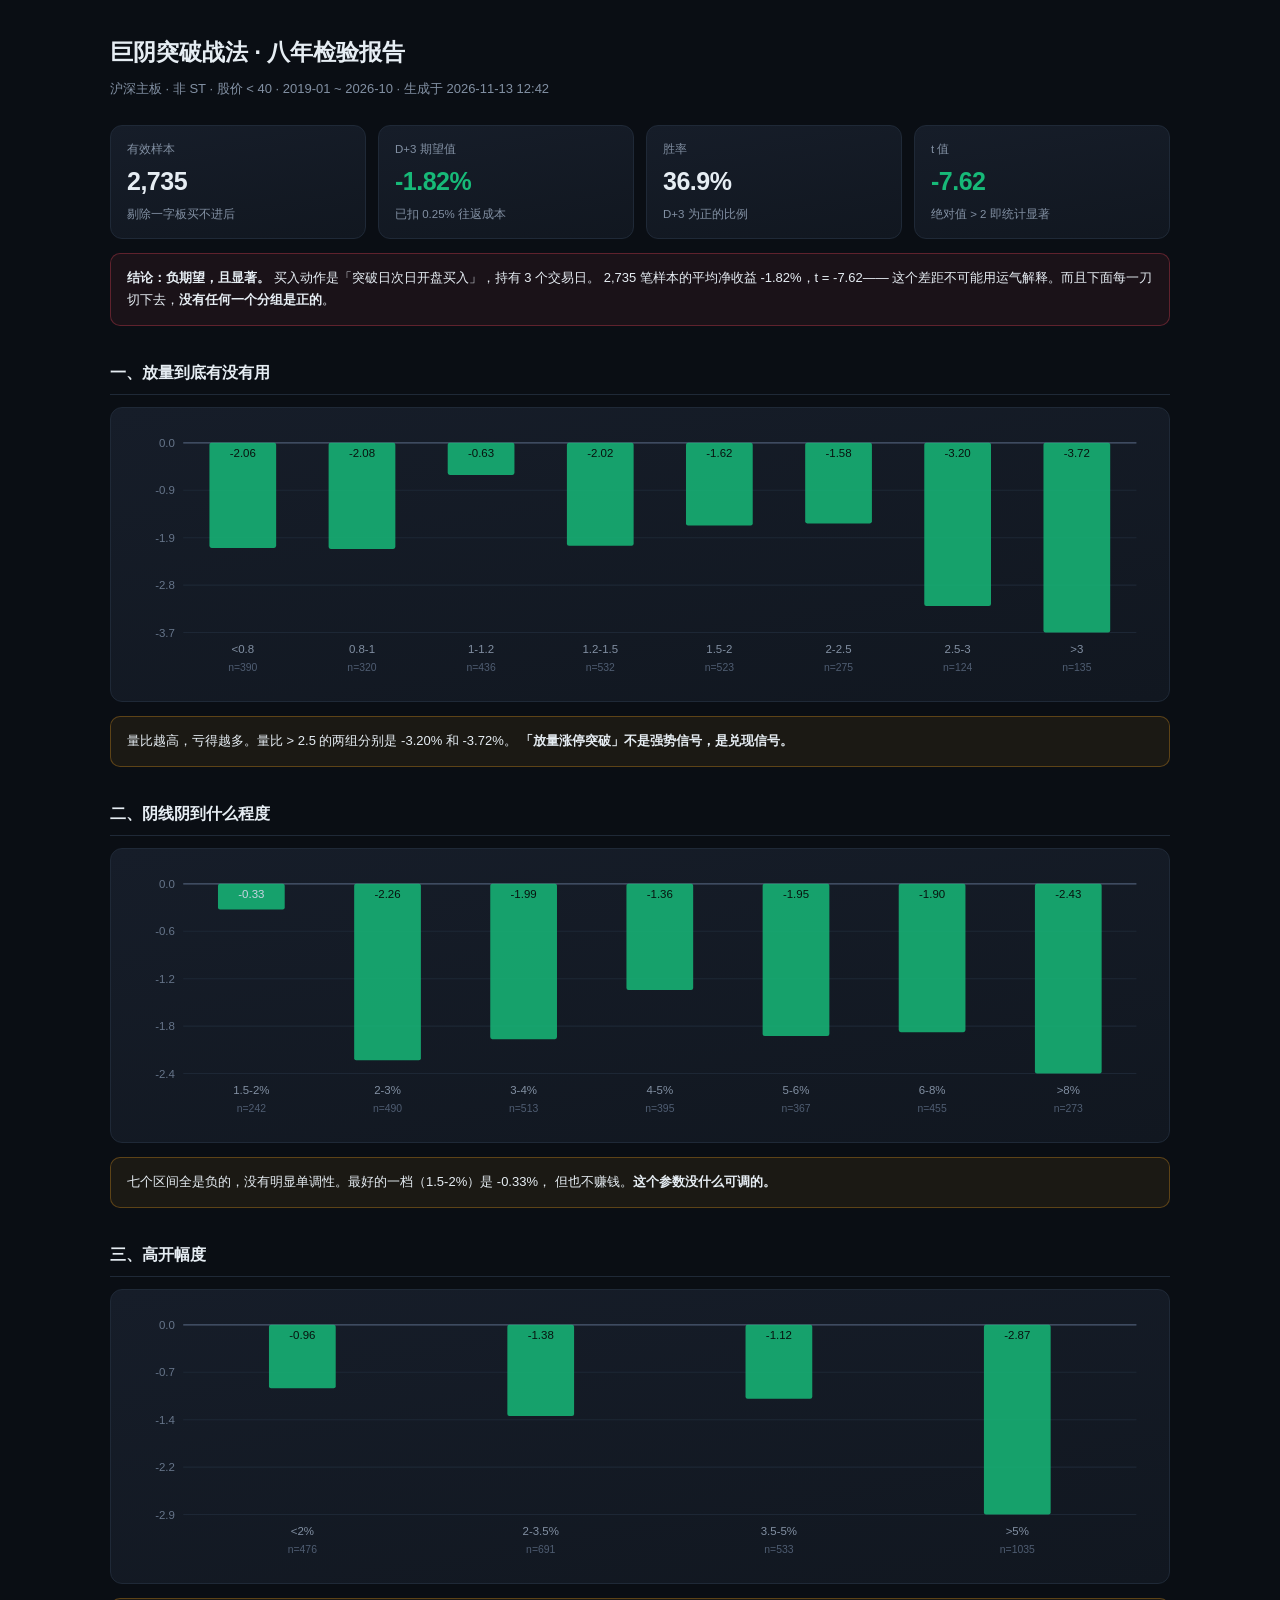
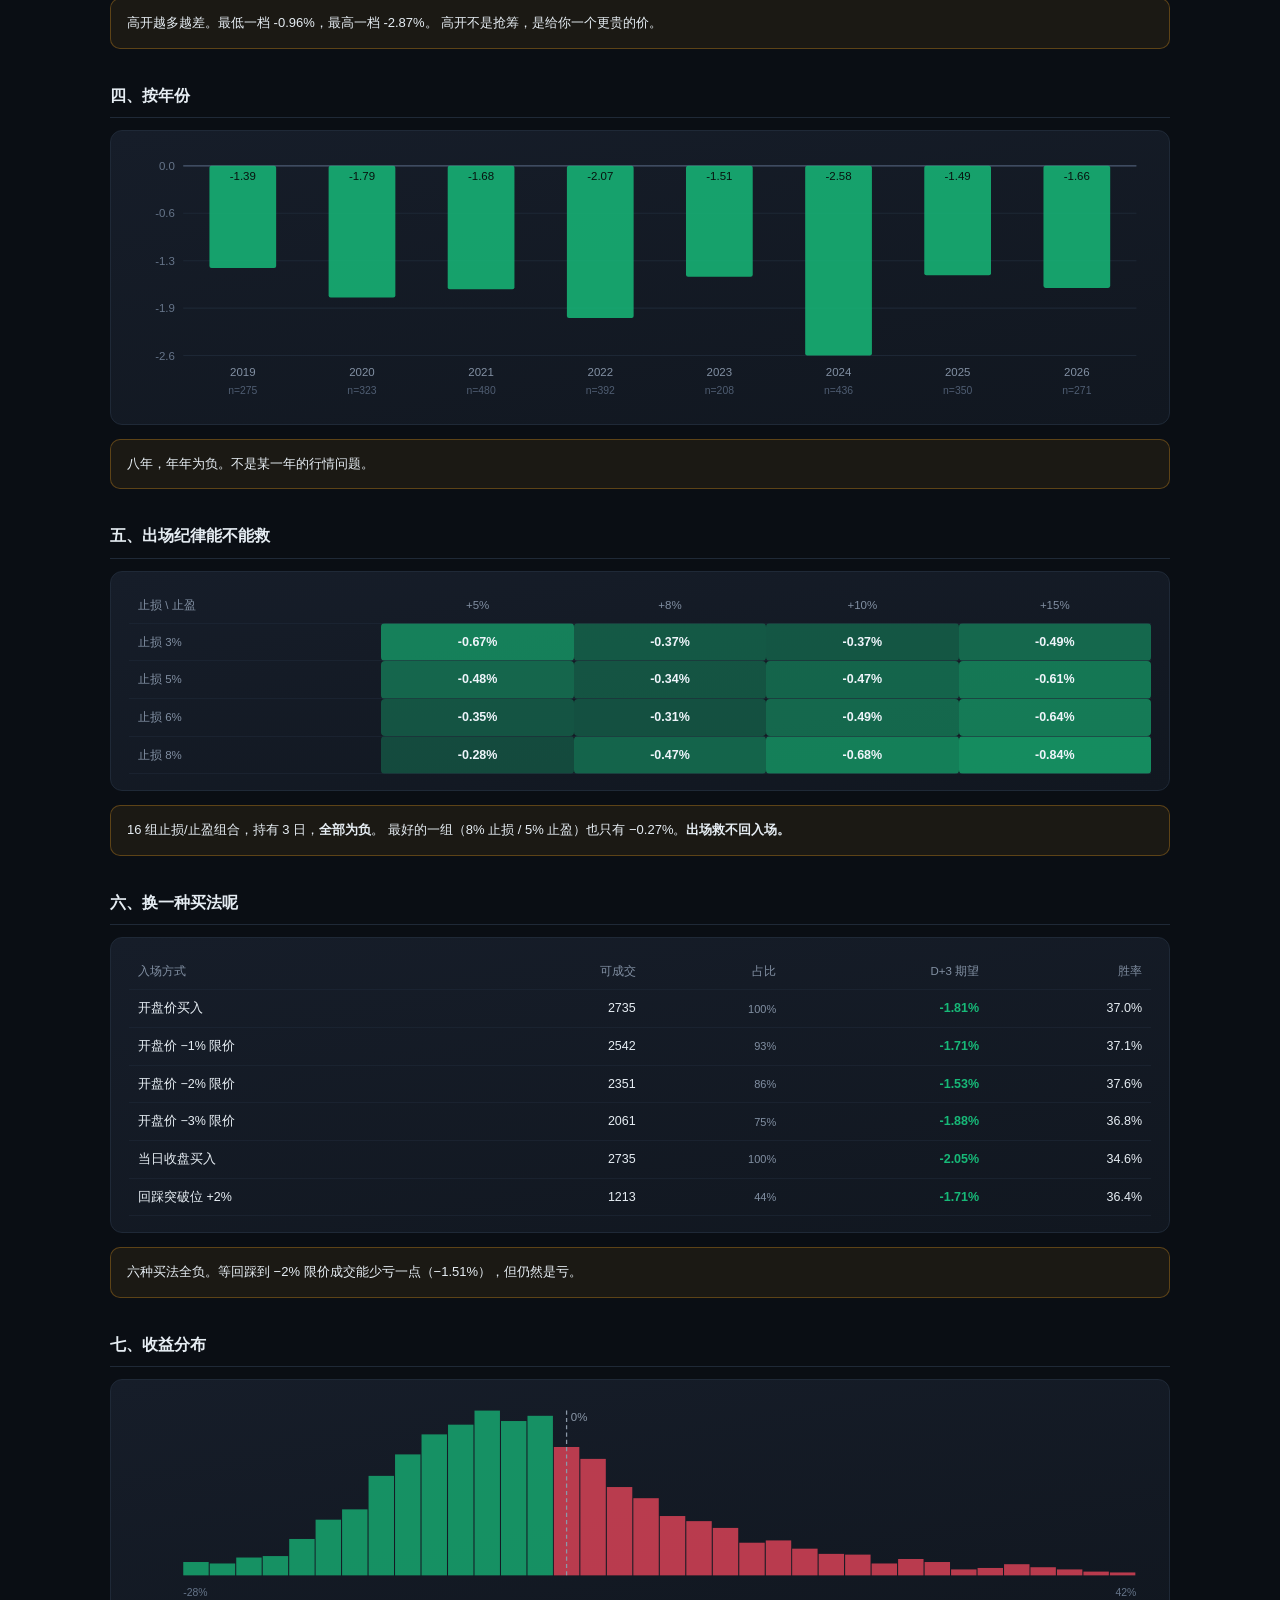
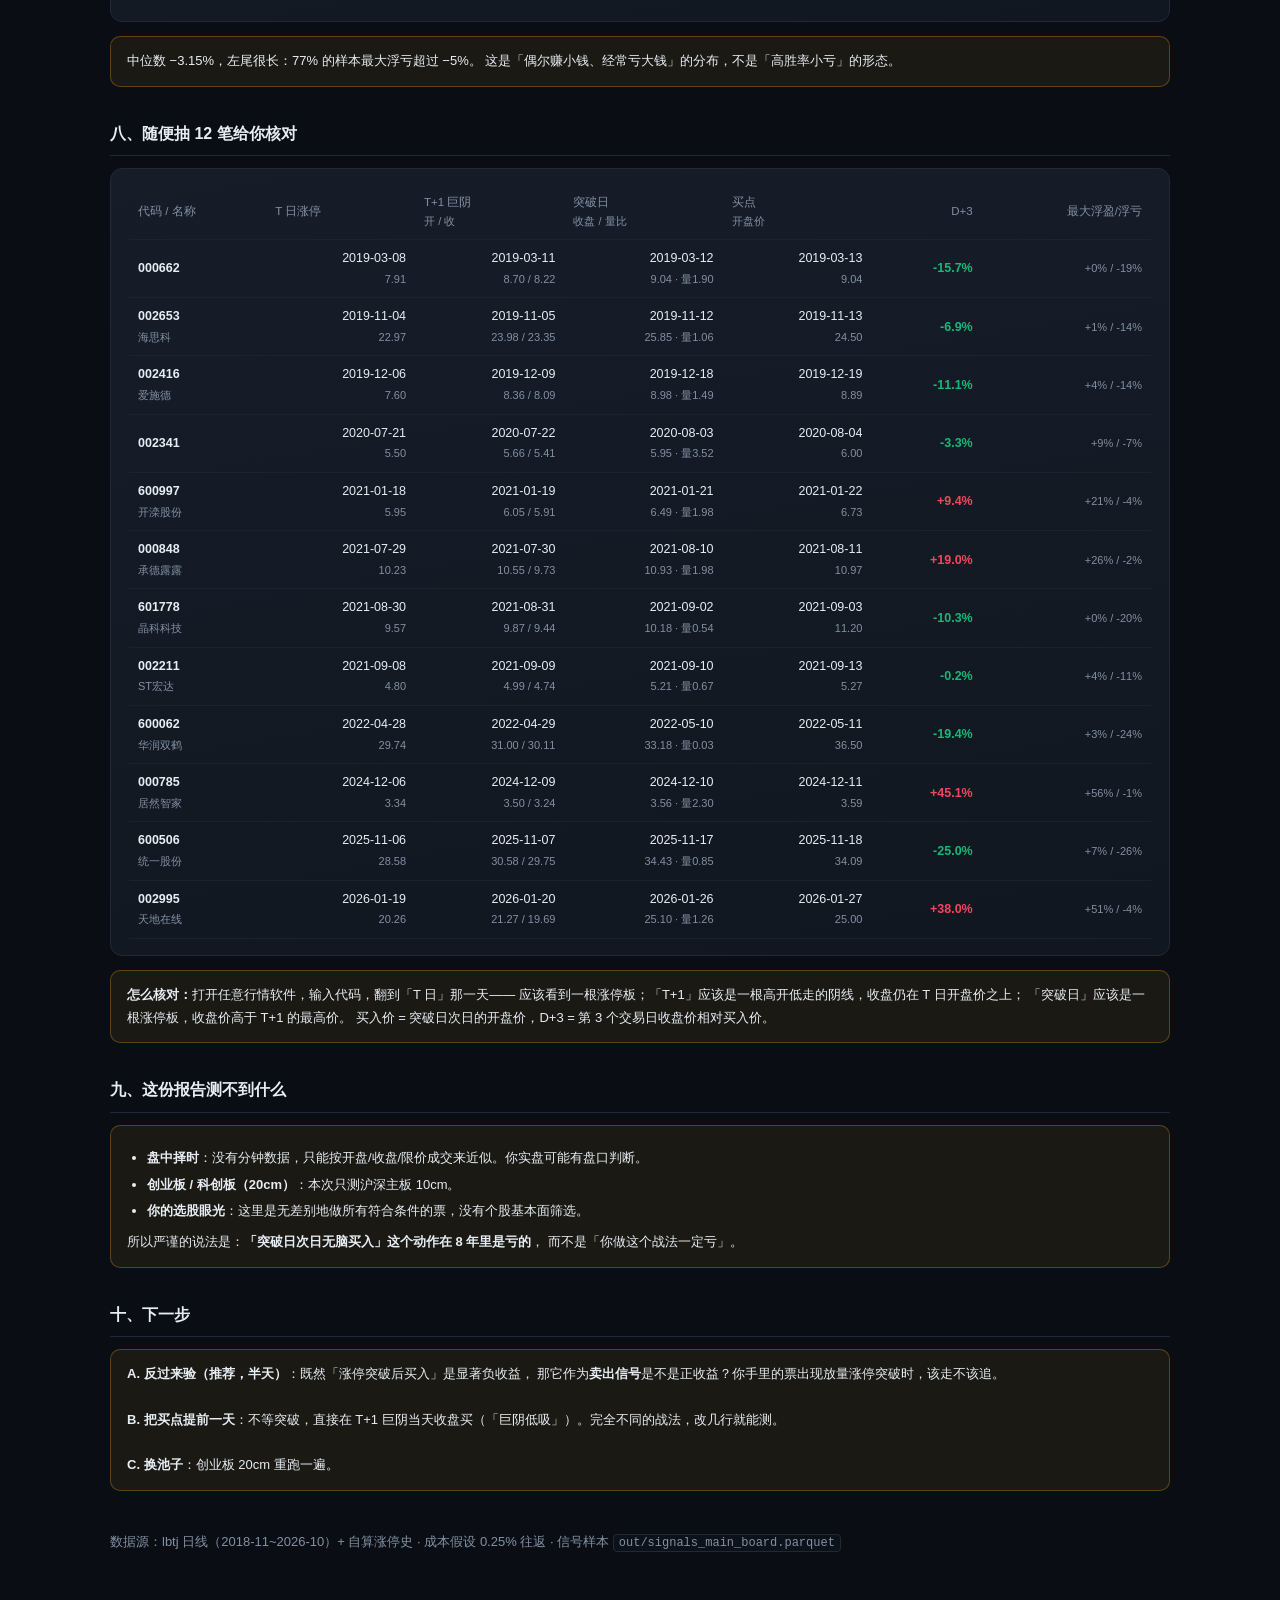
<file: research/out/report.html>
<!DOCTYPE html>
<html lang="zh-CN"><head><meta charset="utf-8">
<title>巨阴突破 · 八年检验报告</title>
<style>
:root{--bg:#0a0e14;--panel:#121822;--bd:#1f2937;--tx:#e6edf3;--dim:#8290a3;
--up:#f0475c;--down:#17b978}
*{box-sizing:border-box}
body{margin:0;background:radial-gradient(1000px 500px at 20% -10%,#16202e,var(--bg) 60%);
color:var(--tx);font:14px/1.65 -apple-system,"Segoe UI","Microsoft YaHei",sans-serif;
padding:34px 26px 90px}
.wrap{max-width:1060px;margin:0 auto}
h1{font-size:23px;margin:0 0 6px}
.sub{color:var(--dim);font-size:13px;margin-bottom:26px}
h2{font-size:16px;margin:34px 0 12px;padding-bottom:8px;border-bottom:1px solid var(--bd)}
.card{background:linear-gradient(170deg,#161d29,#111720);border:1px solid var(--bd);
border-radius:12px;padding:16px 18px;margin-bottom:14px}
.kpis{display:grid;grid-template-columns:repeat(4,1fr);gap:12px;margin-bottom:14px}
.kpi{background:linear-gradient(170deg,#161d29,#111720);border:1px solid var(--bd);
border-radius:12px;padding:14px 16px}
.kpi .k{font-size:11.5px;color:var(--dim)}
.kpi .v{font-size:25px;font-weight:700;letter-spacing:-.5px;margin-top:2px}
.kpi .f{font-size:11.5px;color:var(--dim);margin-top:2px}
table{width:100%;border-collapse:collapse;font-size:12.5px}
th,td{padding:8px 9px;border-bottom:1px solid rgba(31,41,55,.6);text-align:left}
th{color:var(--dim);font-weight:500;font-size:11.5px}
.num{text-align:right;font-variant-numeric:tabular-nums}
.dim{color:var(--dim);font-size:11px}
.pos{color:var(--up);font-weight:600}
.neg{color:var(--down);font-weight:600}
.chart{width:100%;height:auto;display:block}
.heat td{text-align:center;font-weight:600;border-radius:4px}
.note{background:rgba(245,165,36,.07);border:1px solid rgba(245,165,36,.3);
border-radius:10px;padding:13px 16px;font-size:13px;line-height:1.75}
.warn{background:rgba(240,71,92,.07);border-color:rgba(240,71,92,.32)}
code{background:#0c1219;border:1px solid var(--bd);border-radius:4px;padding:1px 5px;font-size:12px}
ul{margin:8px 0;padding-left:20px} li{margin:4px 0}
</style></head><body><div class="wrap">

<h1>巨阴突破战法 · 八年检验报告</h1>
<div class="sub">沪深主板 · 非 ST · 股价 &lt; 40 · 2019-01 ~ 2026-10 ·
生成于 2026-11-13 12:42</div>

<div class="kpis">
  <div class="kpi"><div class="k">有效样本</div><div class="v">2,735</div>
    <div class="f">剔除一字板买不进后</div></div>
  <div class="kpi"><div class="k">D+3 期望值</div>
    <div class="v neg">-1.82%</div>
    <div class="f">已扣 0.25% 往返成本</div></div>
  <div class="kpi"><div class="k">胜率</div><div class="v">36.9%</div>
    <div class="f">D+3 为正的比例</div></div>
  <div class="kpi"><div class="k">t 值</div><div class="v neg">-7.62</div>
    <div class="f">绝对值 &gt; 2 即统计显著</div></div>
</div>

<div class="note warn">
<b>结论：负期望，且显著。</b>
买入动作是「突破日次日开盘买入」，持有 3 个交易日。
2,735 笔样本的平均净收益 -1.82%，t = -7.62——
这个差距不可能用运气解释。而且下面每一刀切下去，<b>没有任何一个分组是正的</b>。
</div>

<h2>一、放量到底有没有用</h2>
<div class="card"><svg viewBox="0 0 980 250" class="chart"><line x1="52" y1="200.0" x2="966" y2="200.0" stroke="#1d2735" stroke-width="1"/><text x="44" y="204.0" fill="#66758a" font-size="11" text-anchor="end">-3.7</text><line x1="52" y1="154.5" x2="966" y2="154.5" stroke="#1d2735" stroke-width="1"/><text x="44" y="158.5" fill="#66758a" font-size="11" text-anchor="end">-2.8</text><line x1="52" y1="109.0" x2="966" y2="109.0" stroke="#1d2735" stroke-width="1"/><text x="44" y="113.0" fill="#66758a" font-size="11" text-anchor="end">-1.9</text><line x1="52" y1="63.5" x2="966" y2="63.5" stroke="#1d2735" stroke-width="1"/><text x="44" y="67.5" fill="#66758a" font-size="11" text-anchor="end">-0.9</text><line x1="52" y1="18.0" x2="966" y2="18.0" stroke="#1d2735" stroke-width="1"/><text x="44" y="22.0" fill="#66758a" font-size="11" text-anchor="end">0.0</text><line x1="52" y1="18.0" x2="966" y2="18.0" stroke="#4a5970" stroke-width="1.2"/><rect x="77.1" y="18.0" width="64.0" height="100.8" fill="#17b978" opacity=".85" rx="2"/><text x="109.1" y="32.0" fill="#08120e" font-size="11" text-anchor="middle">-2.06</text><text x="109.1" y="220" fill="#8290a3" font-size="11" text-anchor="middle">&lt;0.8</text><text x="109.1" y="237" fill="#4f5d72" font-size="10" text-anchor="middle">n=390</text><rect x="191.4" y="18.0" width="64.0" height="101.8" fill="#17b978" opacity=".85" rx="2"/><text x="223.4" y="32.0" fill="#08120e" font-size="11" text-anchor="middle">-2.08</text><text x="223.4" y="220" fill="#8290a3" font-size="11" text-anchor="middle">0.8-1</text><text x="223.4" y="237" fill="#4f5d72" font-size="10" text-anchor="middle">n=320</text><rect x="305.6" y="18.0" width="64.0" height="30.8" fill="#17b978" opacity=".85" rx="2"/><text x="337.6" y="32.0" fill="#08120e" font-size="11" text-anchor="middle">-0.63</text><text x="337.6" y="220" fill="#8290a3" font-size="11" text-anchor="middle">1-1.2</text><text x="337.6" y="237" fill="#4f5d72" font-size="10" text-anchor="middle">n=436</text><rect x="419.9" y="18.0" width="64.0" height="98.8" fill="#17b978" opacity=".85" rx="2"/><text x="451.9" y="32.0" fill="#08120e" font-size="11" text-anchor="middle">-2.02</text><text x="451.9" y="220" fill="#8290a3" font-size="11" text-anchor="middle">1.2-1.5</text><text x="451.9" y="237" fill="#4f5d72" font-size="10" text-anchor="middle">n=532</text><rect x="534.1" y="18.0" width="64.0" height="79.3" fill="#17b978" opacity=".85" rx="2"/><text x="566.1" y="32.0" fill="#08120e" font-size="11" text-anchor="middle">-1.62</text><text x="566.1" y="220" fill="#8290a3" font-size="11" text-anchor="middle">1.5-2</text><text x="566.1" y="237" fill="#4f5d72" font-size="10" text-anchor="middle">n=523</text><rect x="648.4" y="18.0" width="64.0" height="77.3" fill="#17b978" opacity=".85" rx="2"/><text x="680.4" y="32.0" fill="#08120e" font-size="11" text-anchor="middle">-1.58</text><text x="680.4" y="220" fill="#8290a3" font-size="11" text-anchor="middle">2-2.5</text><text x="680.4" y="237" fill="#4f5d72" font-size="10" text-anchor="middle">n=275</text><rect x="762.6" y="18.0" width="64.0" height="156.6" fill="#17b978" opacity=".85" rx="2"/><text x="794.6" y="32.0" fill="#08120e" font-size="11" text-anchor="middle">-3.20</text><text x="794.6" y="220" fill="#8290a3" font-size="11" text-anchor="middle">2.5-3</text><text x="794.6" y="237" fill="#4f5d72" font-size="10" text-anchor="middle">n=124</text><rect x="876.9" y="18.0" width="64.0" height="182.0" fill="#17b978" opacity=".85" rx="2"/><text x="908.9" y="32.0" fill="#08120e" font-size="11" text-anchor="middle">-3.72</text><text x="908.9" y="220" fill="#8290a3" font-size="11" text-anchor="middle">&gt;3</text><text x="908.9" y="237" fill="#4f5d72" font-size="10" text-anchor="middle">n=135</text></svg></div>
<div class="note">量比越高，亏得越多。量比 &gt; 2.5 的两组分别是 -3.20% 和 -3.72%。
<b>「放量涨停突破」不是强势信号，是兑现信号。</b></div>

<h2>二、阴线阴到什么程度</h2>
<div class="card"><svg viewBox="0 0 980 250" class="chart"><line x1="52" y1="200.0" x2="966" y2="200.0" stroke="#1d2735" stroke-width="1"/><text x="44" y="204.0" fill="#66758a" font-size="11" text-anchor="end">-2.4</text><line x1="52" y1="154.5" x2="966" y2="154.5" stroke="#1d2735" stroke-width="1"/><text x="44" y="158.5" fill="#66758a" font-size="11" text-anchor="end">-1.8</text><line x1="52" y1="109.0" x2="966" y2="109.0" stroke="#1d2735" stroke-width="1"/><text x="44" y="113.0" fill="#66758a" font-size="11" text-anchor="end">-1.2</text><line x1="52" y1="63.5" x2="966" y2="63.5" stroke="#1d2735" stroke-width="1"/><text x="44" y="67.5" fill="#66758a" font-size="11" text-anchor="end">-0.6</text><line x1="52" y1="18.0" x2="966" y2="18.0" stroke="#1d2735" stroke-width="1"/><text x="44" y="22.0" fill="#66758a" font-size="11" text-anchor="end">0.0</text><line x1="52" y1="18.0" x2="966" y2="18.0" stroke="#4a5970" stroke-width="1.2"/><rect x="85.3" y="18.0" width="64.0" height="24.7" fill="#17b978" opacity=".85" rx="2"/><text x="117.3" y="32.0" fill="#c9d4e2" font-size="11" text-anchor="middle">-0.33</text><text x="117.3" y="220" fill="#8290a3" font-size="11" text-anchor="middle">1.5-2%</text><text x="117.3" y="237" fill="#4f5d72" font-size="10" text-anchor="middle">n=242</text><rect x="215.9" y="18.0" width="64.0" height="169.3" fill="#17b978" opacity=".85" rx="2"/><text x="247.9" y="32.0" fill="#08120e" font-size="11" text-anchor="middle">-2.26</text><text x="247.9" y="220" fill="#8290a3" font-size="11" text-anchor="middle">2-3%</text><text x="247.9" y="237" fill="#4f5d72" font-size="10" text-anchor="middle">n=490</text><rect x="346.4" y="18.0" width="64.0" height="149.0" fill="#17b978" opacity=".85" rx="2"/><text x="378.4" y="32.0" fill="#08120e" font-size="11" text-anchor="middle">-1.99</text><text x="378.4" y="220" fill="#8290a3" font-size="11" text-anchor="middle">3-4%</text><text x="378.4" y="237" fill="#4f5d72" font-size="10" text-anchor="middle">n=513</text><rect x="477.0" y="18.0" width="64.0" height="101.9" fill="#17b978" opacity=".85" rx="2"/><text x="509.0" y="32.0" fill="#08120e" font-size="11" text-anchor="middle">-1.36</text><text x="509.0" y="220" fill="#8290a3" font-size="11" text-anchor="middle">4-5%</text><text x="509.0" y="237" fill="#4f5d72" font-size="10" text-anchor="middle">n=395</text><rect x="607.6" y="18.0" width="64.0" height="146.0" fill="#17b978" opacity=".85" rx="2"/><text x="639.6" y="32.0" fill="#08120e" font-size="11" text-anchor="middle">-1.95</text><text x="639.6" y="220" fill="#8290a3" font-size="11" text-anchor="middle">5-6%</text><text x="639.6" y="237" fill="#4f5d72" font-size="10" text-anchor="middle">n=367</text><rect x="738.1" y="18.0" width="64.0" height="142.3" fill="#17b978" opacity=".85" rx="2"/><text x="770.1" y="32.0" fill="#08120e" font-size="11" text-anchor="middle">-1.90</text><text x="770.1" y="220" fill="#8290a3" font-size="11" text-anchor="middle">6-8%</text><text x="770.1" y="237" fill="#4f5d72" font-size="10" text-anchor="middle">n=455</text><rect x="868.7" y="18.0" width="64.0" height="182.0" fill="#17b978" opacity=".85" rx="2"/><text x="900.7" y="32.0" fill="#08120e" font-size="11" text-anchor="middle">-2.43</text><text x="900.7" y="220" fill="#8290a3" font-size="11" text-anchor="middle">&gt;8%</text><text x="900.7" y="237" fill="#4f5d72" font-size="10" text-anchor="middle">n=273</text></svg></div>
<div class="note">七个区间全是负的，没有明显单调性。最好的一档（1.5-2%）是 -0.33%，
但也不赚钱。<b>这个参数没什么可调的。</b></div>

<h2>三、高开幅度</h2>
<div class="card"><svg viewBox="0 0 980 250" class="chart"><line x1="52" y1="200.0" x2="966" y2="200.0" stroke="#1d2735" stroke-width="1"/><text x="44" y="204.0" fill="#66758a" font-size="11" text-anchor="end">-2.9</text><line x1="52" y1="154.5" x2="966" y2="154.5" stroke="#1d2735" stroke-width="1"/><text x="44" y="158.5" fill="#66758a" font-size="11" text-anchor="end">-2.2</text><line x1="52" y1="109.0" x2="966" y2="109.0" stroke="#1d2735" stroke-width="1"/><text x="44" y="113.0" fill="#66758a" font-size="11" text-anchor="end">-1.4</text><line x1="52" y1="63.5" x2="966" y2="63.5" stroke="#1d2735" stroke-width="1"/><text x="44" y="67.5" fill="#66758a" font-size="11" text-anchor="end">-0.7</text><line x1="52" y1="18.0" x2="966" y2="18.0" stroke="#1d2735" stroke-width="1"/><text x="44" y="22.0" fill="#66758a" font-size="11" text-anchor="end">0.0</text><line x1="52" y1="18.0" x2="966" y2="18.0" stroke="#4a5970" stroke-width="1.2"/><rect x="134.2" y="18.0" width="64.0" height="60.9" fill="#17b978" opacity=".85" rx="2"/><text x="166.2" y="32.0" fill="#08120e" font-size="11" text-anchor="middle">-0.96</text><text x="166.2" y="220" fill="#8290a3" font-size="11" text-anchor="middle">&lt;2%</text><text x="166.2" y="237" fill="#4f5d72" font-size="10" text-anchor="middle">n=476</text><rect x="362.8" y="18.0" width="64.0" height="87.5" fill="#17b978" opacity=".85" rx="2"/><text x="394.8" y="32.0" fill="#08120e" font-size="11" text-anchor="middle">-1.38</text><text x="394.8" y="220" fill="#8290a3" font-size="11" text-anchor="middle">2-3.5%</text><text x="394.8" y="237" fill="#4f5d72" font-size="10" text-anchor="middle">n=691</text><rect x="591.2" y="18.0" width="64.0" height="71.0" fill="#17b978" opacity=".85" rx="2"/><text x="623.2" y="32.0" fill="#08120e" font-size="11" text-anchor="middle">-1.12</text><text x="623.2" y="220" fill="#8290a3" font-size="11" text-anchor="middle">3.5-5%</text><text x="623.2" y="237" fill="#4f5d72" font-size="10" text-anchor="middle">n=533</text><rect x="819.8" y="18.0" width="64.0" height="182.0" fill="#17b978" opacity=".85" rx="2"/><text x="851.8" y="32.0" fill="#08120e" font-size="11" text-anchor="middle">-2.87</text><text x="851.8" y="220" fill="#8290a3" font-size="11" text-anchor="middle">&gt;5%</text><text x="851.8" y="237" fill="#4f5d72" font-size="10" text-anchor="middle">n=1035</text></svg></div>
<div class="note">高开越多越差。最低一档 -0.96%，最高一档 -2.87%。
高开不是抢筹，是给你一个更贵的价。</div>

<h2>四、按年份</h2>
<div class="card"><svg viewBox="0 0 980 250" class="chart"><line x1="52" y1="200.0" x2="966" y2="200.0" stroke="#1d2735" stroke-width="1"/><text x="44" y="204.0" fill="#66758a" font-size="11" text-anchor="end">-2.6</text><line x1="52" y1="154.5" x2="966" y2="154.5" stroke="#1d2735" stroke-width="1"/><text x="44" y="158.5" fill="#66758a" font-size="11" text-anchor="end">-1.9</text><line x1="52" y1="109.0" x2="966" y2="109.0" stroke="#1d2735" stroke-width="1"/><text x="44" y="113.0" fill="#66758a" font-size="11" text-anchor="end">-1.3</text><line x1="52" y1="63.5" x2="966" y2="63.5" stroke="#1d2735" stroke-width="1"/><text x="44" y="67.5" fill="#66758a" font-size="11" text-anchor="end">-0.6</text><line x1="52" y1="18.0" x2="966" y2="18.0" stroke="#1d2735" stroke-width="1"/><text x="44" y="22.0" fill="#66758a" font-size="11" text-anchor="end">0.0</text><line x1="52" y1="18.0" x2="966" y2="18.0" stroke="#4a5970" stroke-width="1.2"/><rect x="77.1" y="18.0" width="64.0" height="98.1" fill="#17b978" opacity=".85" rx="2"/><text x="109.1" y="32.0" fill="#08120e" font-size="11" text-anchor="middle">-1.39</text><text x="109.1" y="220" fill="#8290a3" font-size="11" text-anchor="middle">2019</text><text x="109.1" y="237" fill="#4f5d72" font-size="10" text-anchor="middle">n=275</text><rect x="191.4" y="18.0" width="64.0" height="126.3" fill="#17b978" opacity=".85" rx="2"/><text x="223.4" y="32.0" fill="#08120e" font-size="11" text-anchor="middle">-1.79</text><text x="223.4" y="220" fill="#8290a3" font-size="11" text-anchor="middle">2020</text><text x="223.4" y="237" fill="#4f5d72" font-size="10" text-anchor="middle">n=323</text><rect x="305.6" y="18.0" width="64.0" height="118.5" fill="#17b978" opacity=".85" rx="2"/><text x="337.6" y="32.0" fill="#08120e" font-size="11" text-anchor="middle">-1.68</text><text x="337.6" y="220" fill="#8290a3" font-size="11" text-anchor="middle">2021</text><text x="337.6" y="237" fill="#4f5d72" font-size="10" text-anchor="middle">n=480</text><rect x="419.9" y="18.0" width="64.0" height="146.0" fill="#17b978" opacity=".85" rx="2"/><text x="451.9" y="32.0" fill="#08120e" font-size="11" text-anchor="middle">-2.07</text><text x="451.9" y="220" fill="#8290a3" font-size="11" text-anchor="middle">2022</text><text x="451.9" y="237" fill="#4f5d72" font-size="10" text-anchor="middle">n=392</text><rect x="534.1" y="18.0" width="64.0" height="106.5" fill="#17b978" opacity=".85" rx="2"/><text x="566.1" y="32.0" fill="#08120e" font-size="11" text-anchor="middle">-1.51</text><text x="566.1" y="220" fill="#8290a3" font-size="11" text-anchor="middle">2023</text><text x="566.1" y="237" fill="#4f5d72" font-size="10" text-anchor="middle">n=208</text><rect x="648.4" y="18.0" width="64.0" height="182.0" fill="#17b978" opacity=".85" rx="2"/><text x="680.4" y="32.0" fill="#08120e" font-size="11" text-anchor="middle">-2.58</text><text x="680.4" y="220" fill="#8290a3" font-size="11" text-anchor="middle">2024</text><text x="680.4" y="237" fill="#4f5d72" font-size="10" text-anchor="middle">n=436</text><rect x="762.6" y="18.0" width="64.0" height="105.1" fill="#17b978" opacity=".85" rx="2"/><text x="794.6" y="32.0" fill="#08120e" font-size="11" text-anchor="middle">-1.49</text><text x="794.6" y="220" fill="#8290a3" font-size="11" text-anchor="middle">2025</text><text x="794.6" y="237" fill="#4f5d72" font-size="10" text-anchor="middle">n=350</text><rect x="876.9" y="18.0" width="64.0" height="117.1" fill="#17b978" opacity=".85" rx="2"/><text x="908.9" y="32.0" fill="#08120e" font-size="11" text-anchor="middle">-1.66</text><text x="908.9" y="220" fill="#8290a3" font-size="11" text-anchor="middle">2026</text><text x="908.9" y="237" fill="#4f5d72" font-size="10" text-anchor="middle">n=271</text></svg></div>
<div class="note">八年，年年为负。不是某一年的行情问题。</div>

<h2>五、出场纪律能不能救</h2>
<div class="card">
<table class="heat"><tr><th>止损 \ 止盈</th>
<th style="text-align:center">+5%</th><th style="text-align:center">+8%</th><th style="text-align:center">+10%</th><th style="text-align:center">+15%</th></tr>
<tr><th>止损 3%</th><td style="background:rgba(23,185,120,0.64);color:#eef4fa">-0.67%</td><td style="background:rgba(23,185,120,0.39);color:#eef4fa">-0.37%</td><td style="background:rgba(23,185,120,0.38);color:#eef4fa">-0.37%</td><td style="background:rgba(23,185,120,0.49);color:#eef4fa">-0.49%</td></tr><tr><th>止损 5%</th><td style="background:rgba(23,185,120,0.48);color:#eef4fa">-0.48%</td><td style="background:rgba(23,185,120,0.36);color:#eef4fa">-0.34%</td><td style="background:rgba(23,185,120,0.47);color:#eef4fa">-0.47%</td><td style="background:rgba(23,185,120,0.59);color:#eef4fa">-0.61%</td></tr><tr><th>止损 6%</th><td style="background:rgba(23,185,120,0.37);color:#eef4fa">-0.35%</td><td style="background:rgba(23,185,120,0.34);color:#eef4fa">-0.31%</td><td style="background:rgba(23,185,120,0.49);color:#eef4fa">-0.49%</td><td style="background:rgba(23,185,120,0.61);color:#eef4fa">-0.64%</td></tr><tr><th>止损 8%</th><td style="background:rgba(23,185,120,0.31);color:#eef4fa">-0.28%</td><td style="background:rgba(23,185,120,0.47);color:#eef4fa">-0.47%</td><td style="background:rgba(23,185,120,0.64);color:#eef4fa">-0.68%</td><td style="background:rgba(23,185,120,0.72);color:#eef4fa">-0.84%</td></tr></table>
</div>
<div class="note">16 组止损/止盈组合，持有 3 日，<b>全部为负</b>。
最好的一组（8% 止损 / 5% 止盈）也只有 −0.27%。<b>出场救不回入场。</b></div>

<h2>六、换一种买法呢</h2>
<div class="card">
<table><tr><th>入场方式</th><th class="num">可成交</th><th class="num">占比</th>
<th class="num">D+3 期望</th><th class="num">胜率</th></tr><tr><td>开盘价买入</td><td class='num'>2735</td><td class='num dim'>100%</td><td class='num neg'>-1.81%</td><td class='num'>37.0%</td></tr><tr><td>开盘价 −1% 限价</td><td class='num'>2542</td><td class='num dim'>93%</td><td class='num neg'>-1.71%</td><td class='num'>37.1%</td></tr><tr><td>开盘价 −2% 限价</td><td class='num'>2351</td><td class='num dim'>86%</td><td class='num neg'>-1.53%</td><td class='num'>37.6%</td></tr><tr><td>开盘价 −3% 限价</td><td class='num'>2061</td><td class='num dim'>75%</td><td class='num neg'>-1.88%</td><td class='num'>36.8%</td></tr><tr><td>当日收盘买入</td><td class='num'>2735</td><td class='num dim'>100%</td><td class='num neg'>-2.05%</td><td class='num'>34.6%</td></tr><tr><td>回踩突破位 +2%</td><td class='num'>1213</td><td class='num dim'>44%</td><td class='num neg'>-1.71%</td><td class='num'>36.4%</td></tr></table>
</div>
<div class="note">六种买法全负。等回踩到 −2% 限价成交能少亏一点（−1.51%），但仍然是亏。</div>

<h2>七、收益分布</h2>
<div class="card"><svg viewBox="0 0 980 200" class="chart"><rect x="52.0" y="159.2" width="24.4" height="12.8" fill="#17b978" opacity=".75"/><rect x="77.4" y="160.6" width="24.4" height="11.4" fill="#17b978" opacity=".75"/><rect x="102.8" y="154.9" width="24.4" height="17.1" fill="#17b978" opacity=".75"/><rect x="128.2" y="153.5" width="24.4" height="18.5" fill="#17b978" opacity=".75"/><rect x="153.6" y="137.1" width="24.4" height="34.9" fill="#17b978" opacity=".75"/><rect x="178.9" y="118.6" width="24.4" height="53.4" fill="#17b978" opacity=".75"/><rect x="204.3" y="108.7" width="24.4" height="63.3" fill="#17b978" opacity=".75"/><rect x="229.7" y="76.6" width="24.4" height="95.4" fill="#17b978" opacity=".75"/><rect x="255.1" y="56.0" width="24.4" height="116.0" fill="#17b978" opacity=".75"/><rect x="280.5" y="36.8" width="24.4" height="135.2" fill="#17b978" opacity=".75"/><rect x="305.9" y="27.5" width="24.4" height="144.5" fill="#17b978" opacity=".75"/><rect x="331.3" y="14.0" width="24.4" height="158.0" fill="#17b978" opacity=".75"/><rect x="356.7" y="24.0" width="24.4" height="148.0" fill="#17b978" opacity=".75"/><rect x="382.1" y="19.0" width="24.4" height="153.0" fill="#17b978" opacity=".75"/><rect x="407.4" y="48.9" width="24.4" height="123.1" fill="#f0475c" opacity=".75"/><rect x="432.8" y="60.3" width="24.4" height="111.7" fill="#f0475c" opacity=".75"/><rect x="458.2" y="87.3" width="24.4" height="84.7" fill="#f0475c" opacity=".75"/><rect x="483.6" y="98.0" width="24.4" height="74.0" fill="#f0475c" opacity=".75"/><rect x="509.0" y="115.1" width="24.4" height="56.9" fill="#f0475c" opacity=".75"/><rect x="534.4" y="120.0" width="24.4" height="52.0" fill="#f0475c" opacity=".75"/><rect x="559.8" y="126.5" width="24.4" height="45.5" fill="#f0475c" opacity=".75"/><rect x="585.2" y="140.7" width="24.4" height="31.3" fill="#f0475c" opacity=".75"/><rect x="610.6" y="138.5" width="24.4" height="33.5" fill="#f0475c" opacity=".75"/><rect x="635.9" y="146.4" width="24.4" height="25.6" fill="#f0475c" opacity=".75"/><rect x="661.3" y="151.4" width="24.4" height="20.6" fill="#f0475c" opacity=".75"/><rect x="686.7" y="152.1" width="24.4" height="19.9" fill="#f0475c" opacity=".75"/><rect x="712.1" y="160.6" width="24.4" height="11.4" fill="#f0475c" opacity=".75"/><rect x="737.5" y="156.3" width="24.4" height="15.7" fill="#f0475c" opacity=".75"/><rect x="762.9" y="159.2" width="24.4" height="12.8" fill="#f0475c" opacity=".75"/><rect x="788.3" y="166.3" width="24.4" height="5.7" fill="#f0475c" opacity=".75"/><rect x="813.7" y="164.9" width="24.4" height="7.1" fill="#f0475c" opacity=".75"/><rect x="839.1" y="161.3" width="24.4" height="10.7" fill="#f0475c" opacity=".75"/><rect x="864.4" y="164.2" width="24.4" height="7.8" fill="#f0475c" opacity=".75"/><rect x="889.8" y="166.3" width="24.4" height="5.7" fill="#f0475c" opacity=".75"/><rect x="915.2" y="168.4" width="24.4" height="3.6" fill="#f0475c" opacity=".75"/><rect x="940.6" y="169.2" width="24.4" height="2.8" fill="#f0475c" opacity=".75"/><line x1="419.6" y1="14" x2="419.6" y2="172" stroke="#8b98a8" stroke-width="1.2" stroke-dasharray="4 3"/><text x="423.6" y="24" fill="#8b98a8" font-size="11">0%</text><text x="52" y="192" fill="#66758a" font-size="10">-28%</text><text x="966" y="192" fill="#66758a" font-size="10" text-anchor="end">42%</text></svg></div>
<div class="note">中位数 −3.15%，左尾很长：77% 的样本最大浮亏超过 −5%。
这是「偶尔赚小钱、经常亏大钱」的分布，不是「高胜率小亏」的形态。</div>

<h2>八、随便抽 12 笔给你核对</h2>
<div class="card">
<table>
<tr><th>代码 / 名称</th><th>T 日涨停</th><th>T+1 巨阴<br><span class="dim">开 / 收</span></th>
<th>突破日<br><span class="dim">收盘 / 量比</span></th><th>买点<br><span class="dim">开盘价</span></th>
<th class="num">D+3</th><th class="num">最大浮盈/浮亏</th></tr>
<tr>
          <td><b>000662</b><br><span class="dim"></span></td>
          <td class="num">2019-03-08<br><span class="dim">7.91</span></td>
          <td class="num">2019-03-11<br><span class="dim">8.70 / 8.22</span></td>
          <td class="num">2019-03-12<br><span class="dim">9.04 · 量1.90</span></td>
          <td class="num">2019-03-13<br><span class="dim">9.04</span></td>
          <td class="num neg">-15.7%</td>
          <td class="num dim">+0% / -19%</td>
        </tr><tr>
          <td><b>002653</b><br><span class="dim">海思科</span></td>
          <td class="num">2019-11-04<br><span class="dim">22.97</span></td>
          <td class="num">2019-11-05<br><span class="dim">23.98 / 23.35</span></td>
          <td class="num">2019-11-12<br><span class="dim">25.85 · 量1.06</span></td>
          <td class="num">2019-11-13<br><span class="dim">24.50</span></td>
          <td class="num neg">-6.9%</td>
          <td class="num dim">+1% / -14%</td>
        </tr><tr>
          <td><b>002416</b><br><span class="dim">爱施德</span></td>
          <td class="num">2019-12-06<br><span class="dim">7.60</span></td>
          <td class="num">2019-12-09<br><span class="dim">8.36 / 8.09</span></td>
          <td class="num">2019-12-18<br><span class="dim">8.98 · 量1.49</span></td>
          <td class="num">2019-12-19<br><span class="dim">8.89</span></td>
          <td class="num neg">-11.1%</td>
          <td class="num dim">+4% / -14%</td>
        </tr><tr>
          <td><b>002341</b><br><span class="dim"></span></td>
          <td class="num">2020-07-21<br><span class="dim">5.50</span></td>
          <td class="num">2020-07-22<br><span class="dim">5.66 / 5.41</span></td>
          <td class="num">2020-08-03<br><span class="dim">5.95 · 量3.52</span></td>
          <td class="num">2020-08-04<br><span class="dim">6.00</span></td>
          <td class="num neg">-3.3%</td>
          <td class="num dim">+9% / -7%</td>
        </tr><tr>
          <td><b>600997</b><br><span class="dim">开滦股份</span></td>
          <td class="num">2021-01-18<br><span class="dim">5.95</span></td>
          <td class="num">2021-01-19<br><span class="dim">6.05 / 5.91</span></td>
          <td class="num">2021-01-21<br><span class="dim">6.49 · 量1.98</span></td>
          <td class="num">2021-01-22<br><span class="dim">6.73</span></td>
          <td class="num pos">+9.4%</td>
          <td class="num dim">+21% / -4%</td>
        </tr><tr>
          <td><b>000848</b><br><span class="dim">承德露露</span></td>
          <td class="num">2021-07-29<br><span class="dim">10.23</span></td>
          <td class="num">2021-07-30<br><span class="dim">10.55 / 9.73</span></td>
          <td class="num">2021-08-10<br><span class="dim">10.93 · 量1.98</span></td>
          <td class="num">2021-08-11<br><span class="dim">10.97</span></td>
          <td class="num pos">+19.0%</td>
          <td class="num dim">+26% / -2%</td>
        </tr><tr>
          <td><b>601778</b><br><span class="dim">晶科科技</span></td>
          <td class="num">2021-08-30<br><span class="dim">9.57</span></td>
          <td class="num">2021-08-31<br><span class="dim">9.87 / 9.44</span></td>
          <td class="num">2021-09-02<br><span class="dim">10.18 · 量0.54</span></td>
          <td class="num">2021-09-03<br><span class="dim">11.20</span></td>
          <td class="num neg">-10.3%</td>
          <td class="num dim">+0% / -20%</td>
        </tr><tr>
          <td><b>002211</b><br><span class="dim">ST宏达</span></td>
          <td class="num">2021-09-08<br><span class="dim">4.80</span></td>
          <td class="num">2021-09-09<br><span class="dim">4.99 / 4.74</span></td>
          <td class="num">2021-09-10<br><span class="dim">5.21 · 量0.67</span></td>
          <td class="num">2021-09-13<br><span class="dim">5.27</span></td>
          <td class="num neg">-0.2%</td>
          <td class="num dim">+4% / -11%</td>
        </tr><tr>
          <td><b>600062</b><br><span class="dim">华润双鹤</span></td>
          <td class="num">2022-04-28<br><span class="dim">29.74</span></td>
          <td class="num">2022-04-29<br><span class="dim">31.00 / 30.11</span></td>
          <td class="num">2022-05-10<br><span class="dim">33.18 · 量0.03</span></td>
          <td class="num">2022-05-11<br><span class="dim">36.50</span></td>
          <td class="num neg">-19.4%</td>
          <td class="num dim">+3% / -24%</td>
        </tr><tr>
          <td><b>000785</b><br><span class="dim">居然智家</span></td>
          <td class="num">2024-12-06<br><span class="dim">3.34</span></td>
          <td class="num">2024-12-09<br><span class="dim">3.50 / 3.24</span></td>
          <td class="num">2024-12-10<br><span class="dim">3.56 · 量2.30</span></td>
          <td class="num">2024-12-11<br><span class="dim">3.59</span></td>
          <td class="num pos">+45.1%</td>
          <td class="num dim">+56% / -1%</td>
        </tr><tr>
          <td><b>600506</b><br><span class="dim">统一股份</span></td>
          <td class="num">2025-11-06<br><span class="dim">28.58</span></td>
          <td class="num">2025-11-07<br><span class="dim">30.58 / 29.75</span></td>
          <td class="num">2025-11-17<br><span class="dim">34.43 · 量0.85</span></td>
          <td class="num">2025-11-18<br><span class="dim">34.09</span></td>
          <td class="num neg">-25.0%</td>
          <td class="num dim">+7% / -26%</td>
        </tr><tr>
          <td><b>002995</b><br><span class="dim">天地在线</span></td>
          <td class="num">2026-01-19<br><span class="dim">20.26</span></td>
          <td class="num">2026-01-20<br><span class="dim">21.27 / 19.69</span></td>
          <td class="num">2026-01-26<br><span class="dim">25.10 · 量1.26</span></td>
          <td class="num">2026-01-27<br><span class="dim">25.00</span></td>
          <td class="num pos">+38.0%</td>
          <td class="num dim">+51% / -4%</td>
        </tr>
</table>
</div>
<div class="note">
<b>怎么核对：</b>打开任意行情软件，输入代码，翻到「T 日」那一天——
应该看到一根涨停板；「T+1」应该是一根高开低走的阴线，收盘仍在 T 日开盘价之上；
「突破日」应该是一根涨停板，收盘价高于 T+1 的最高价。
买入价 = 突破日次日的开盘价，D+3 = 第 3 个交易日收盘价相对买入价。
</div>

<h2>九、这份报告测不到什么</h2>
<div class="note">
<ul>
<li><b>盘中择时</b>：没有分钟数据，只能按开盘/收盘/限价成交来近似。你实盘可能有盘口判断。</li>
<li><b>创业板 / 科创板（20cm）</b>：本次只测沪深主板 10cm。</li>
<li><b>你的选股眼光</b>：这里是无差别地做所有符合条件的票，没有个股基本面筛选。</li>
</ul>
所以严谨的说法是：<b>「突破日次日无脑买入」这个动作在 8 年里是亏的</b>，
而不是「你做这个战法一定亏」。
</div>

<h2>十、下一步</h2>
<div class="note">
<b>A. 反过来验（推荐，半天）</b>：既然「涨停突破后买入」是显著负收益，
那它作为<b>卖出信号</b>是不是正收益？你手里的票出现放量涨停突破时，该走不该追。<br><br>
<b>B. 把买点提前一天</b>：不等突破，直接在 T+1 巨阴当天收盘买（「巨阴低吸」）。完全不同的战法，改几行就能测。<br><br>
<b>C. 换池子</b>：创业板 20cm 重跑一遍。
</div>

<div class="sub" style="margin-top:40px">
数据源：lbtj 日线（2018-11~2026-10）+ 自算涨停史 · 成本假设 0.25% 往返 ·
信号样本 <code>out/signals_main_board.parquet</code>
</div>
</div></body></html>
</file>
